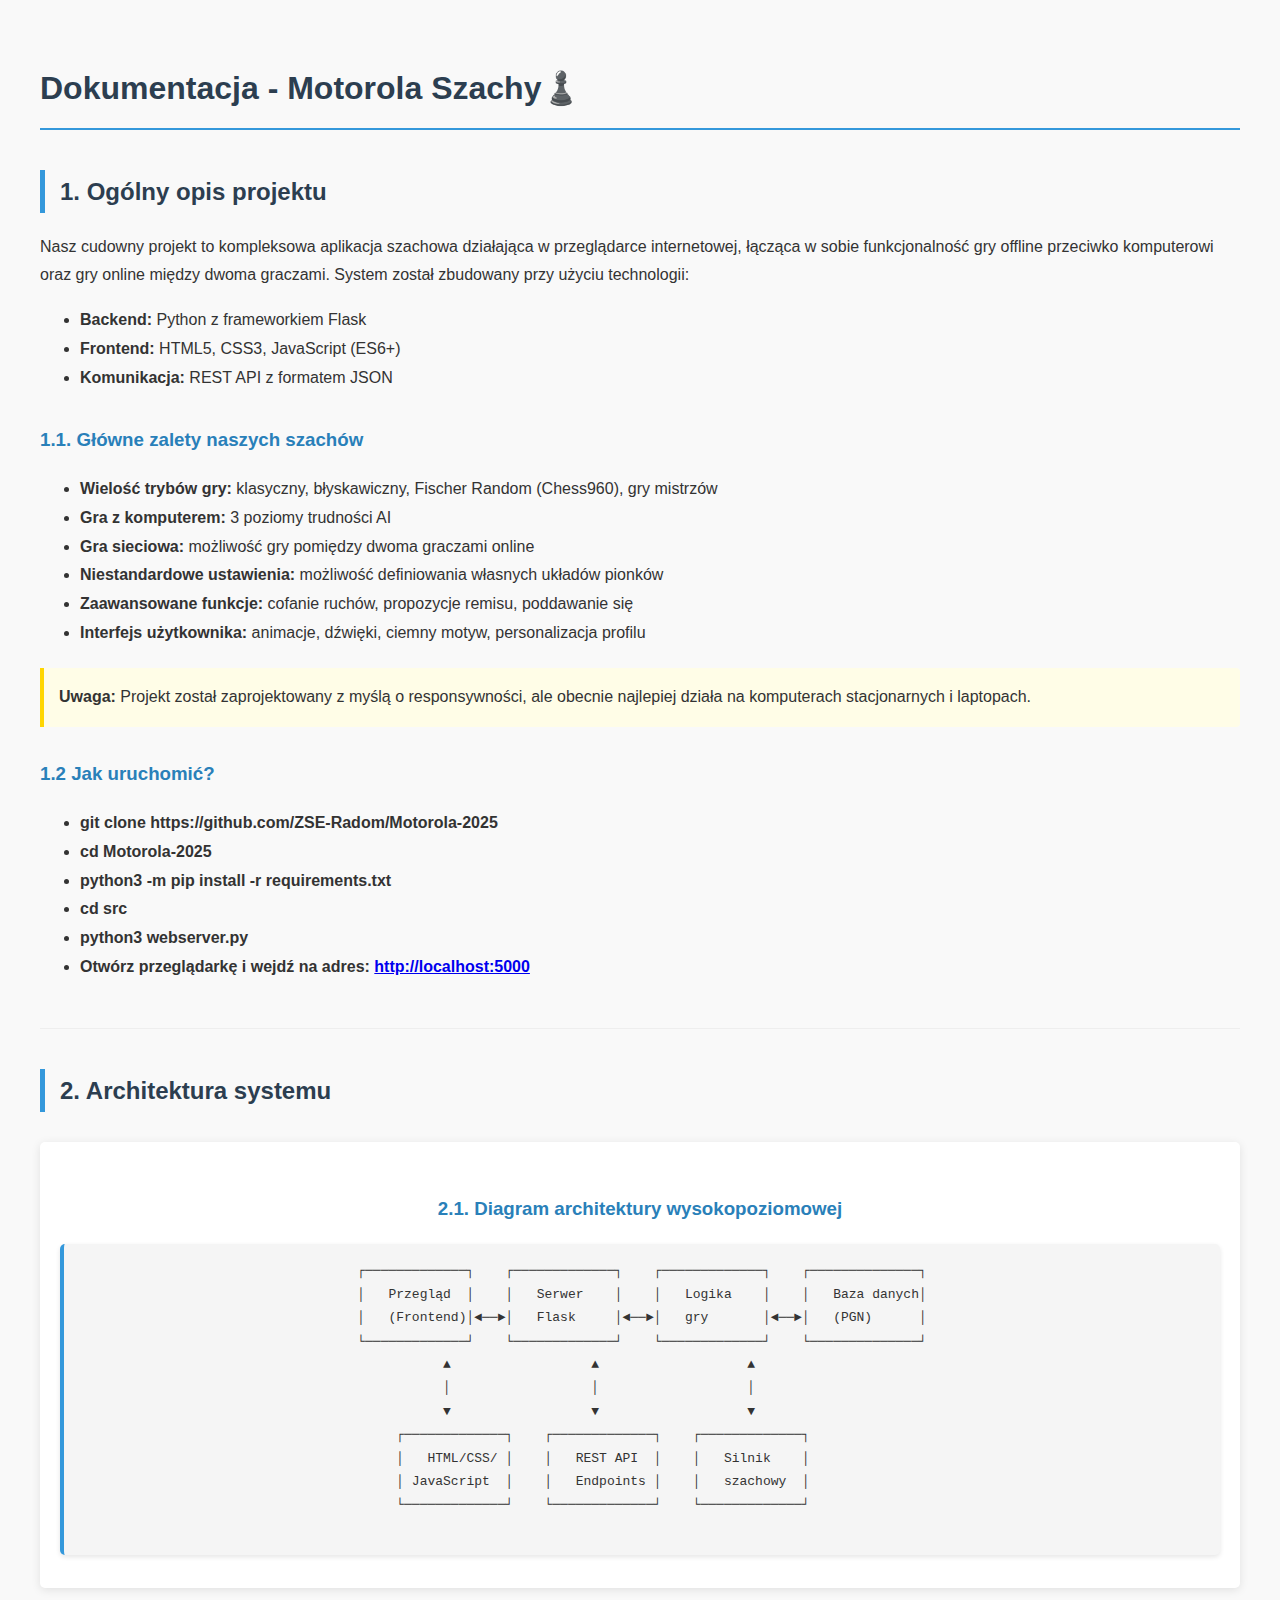
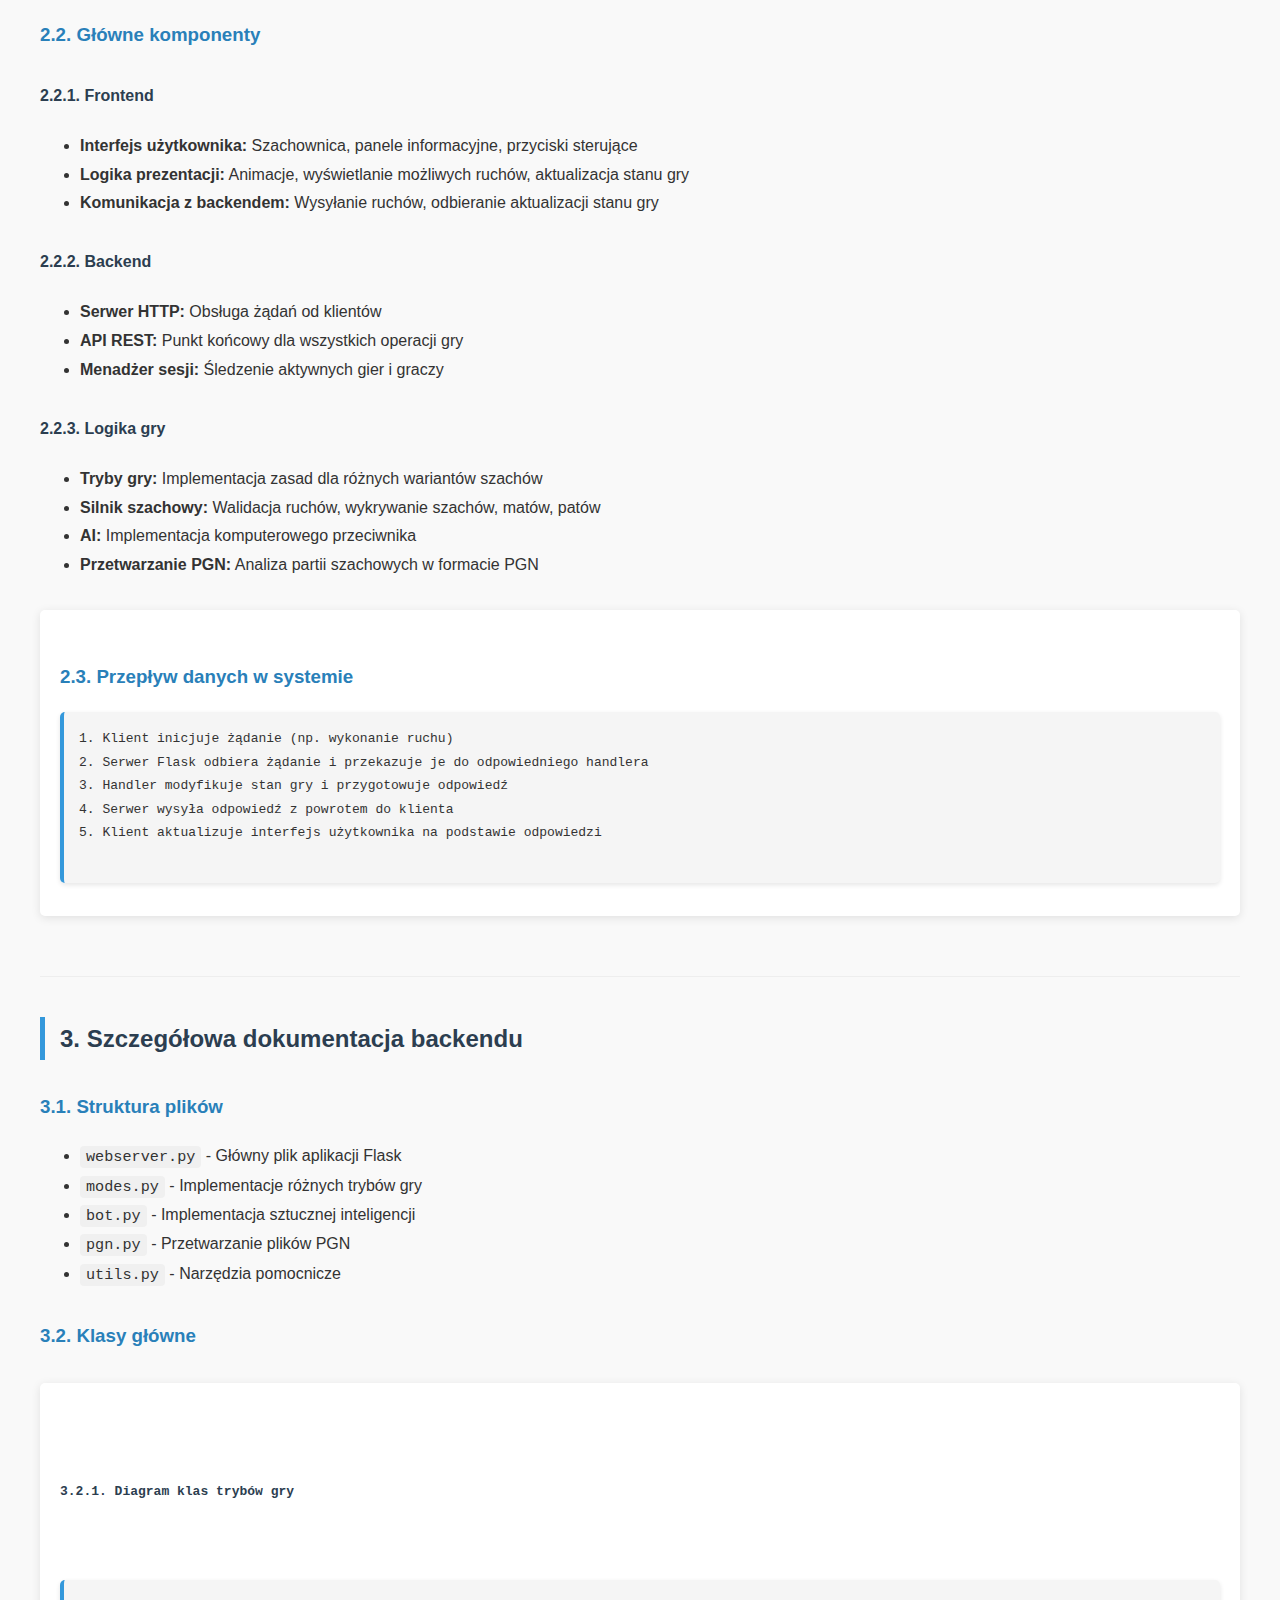
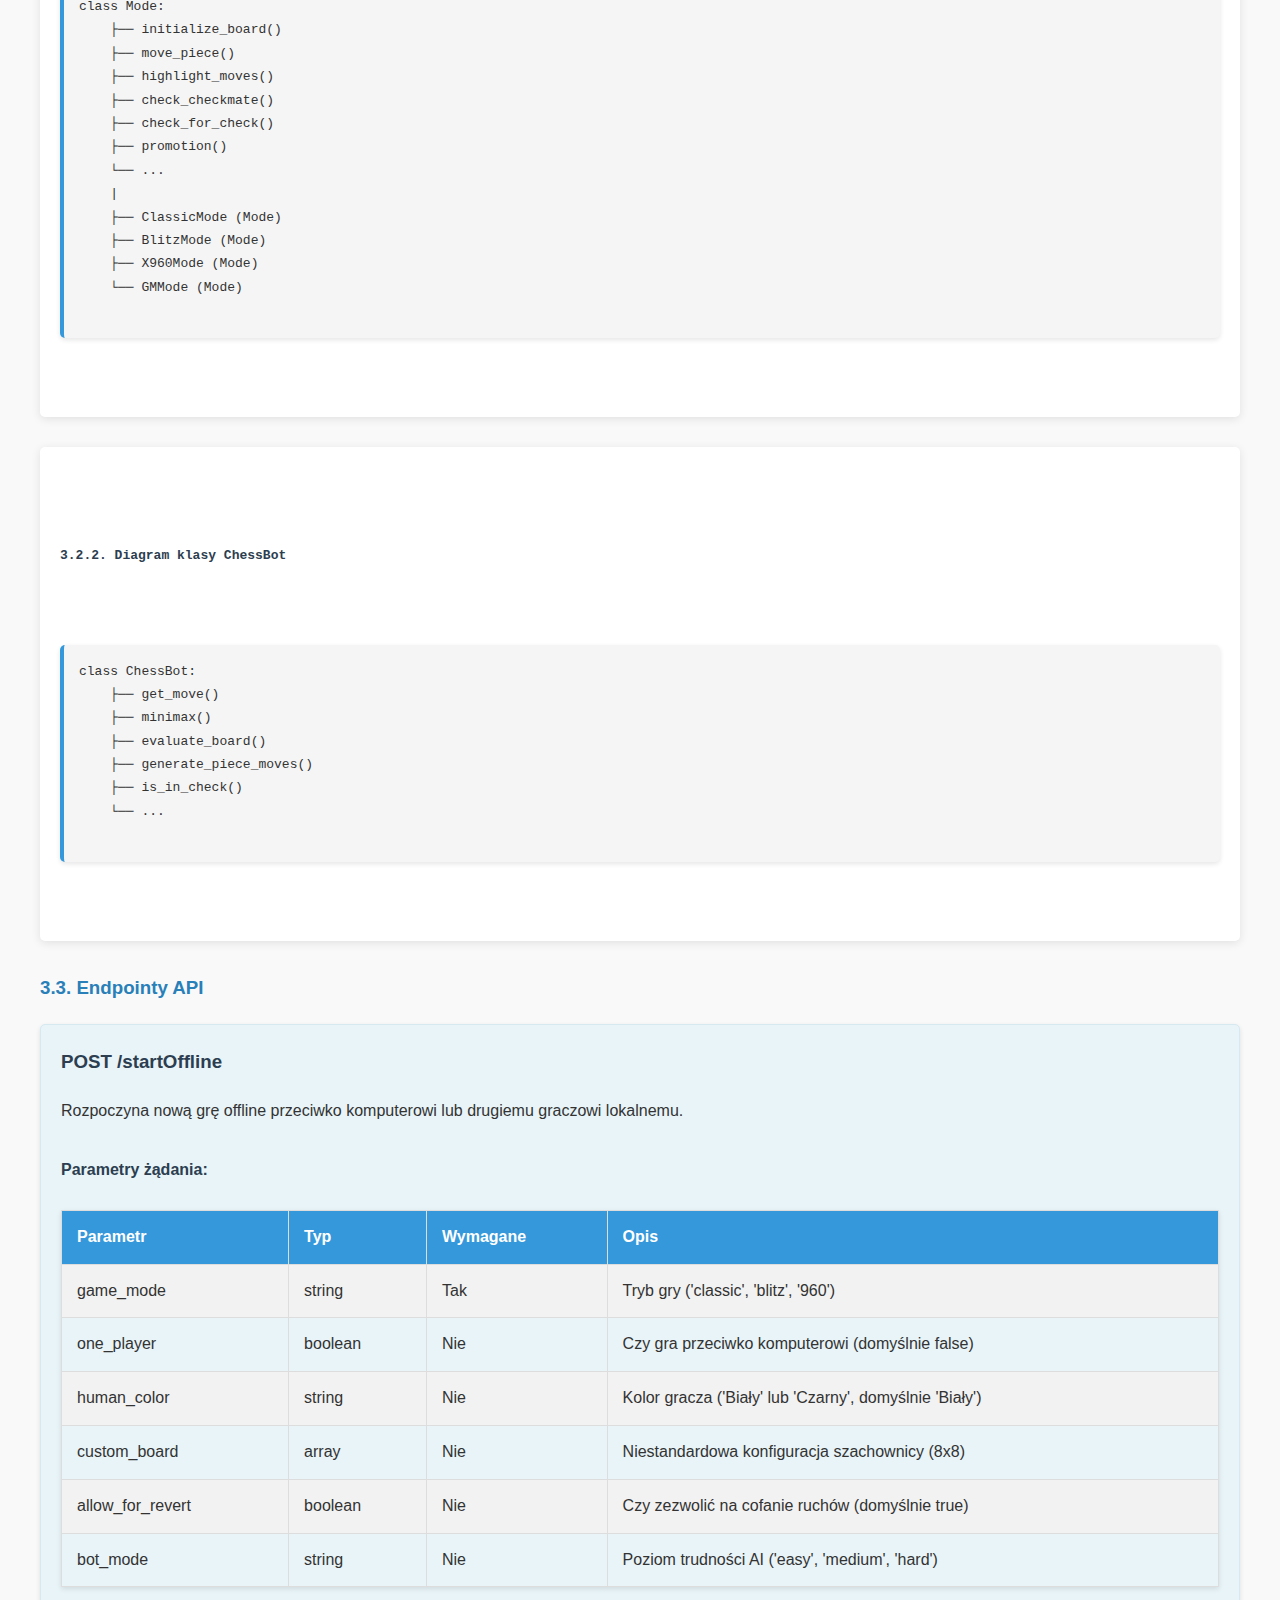
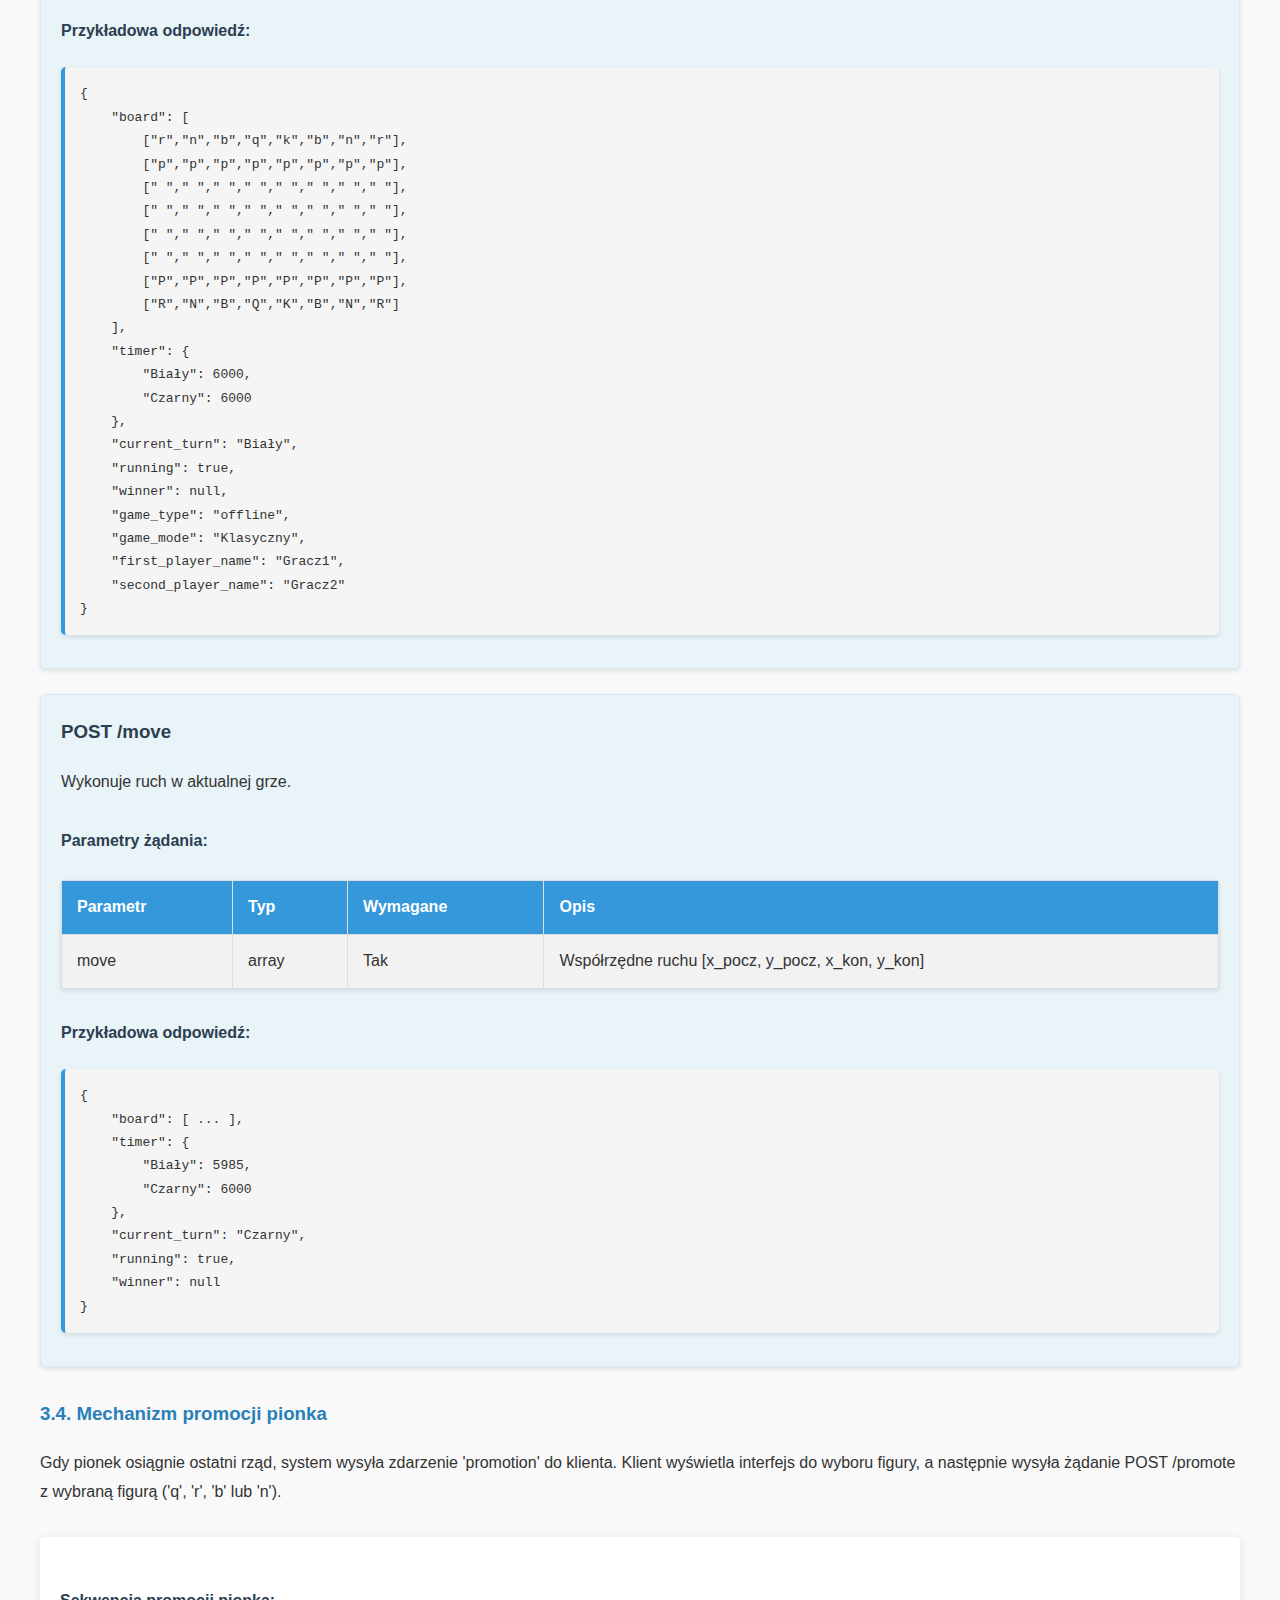
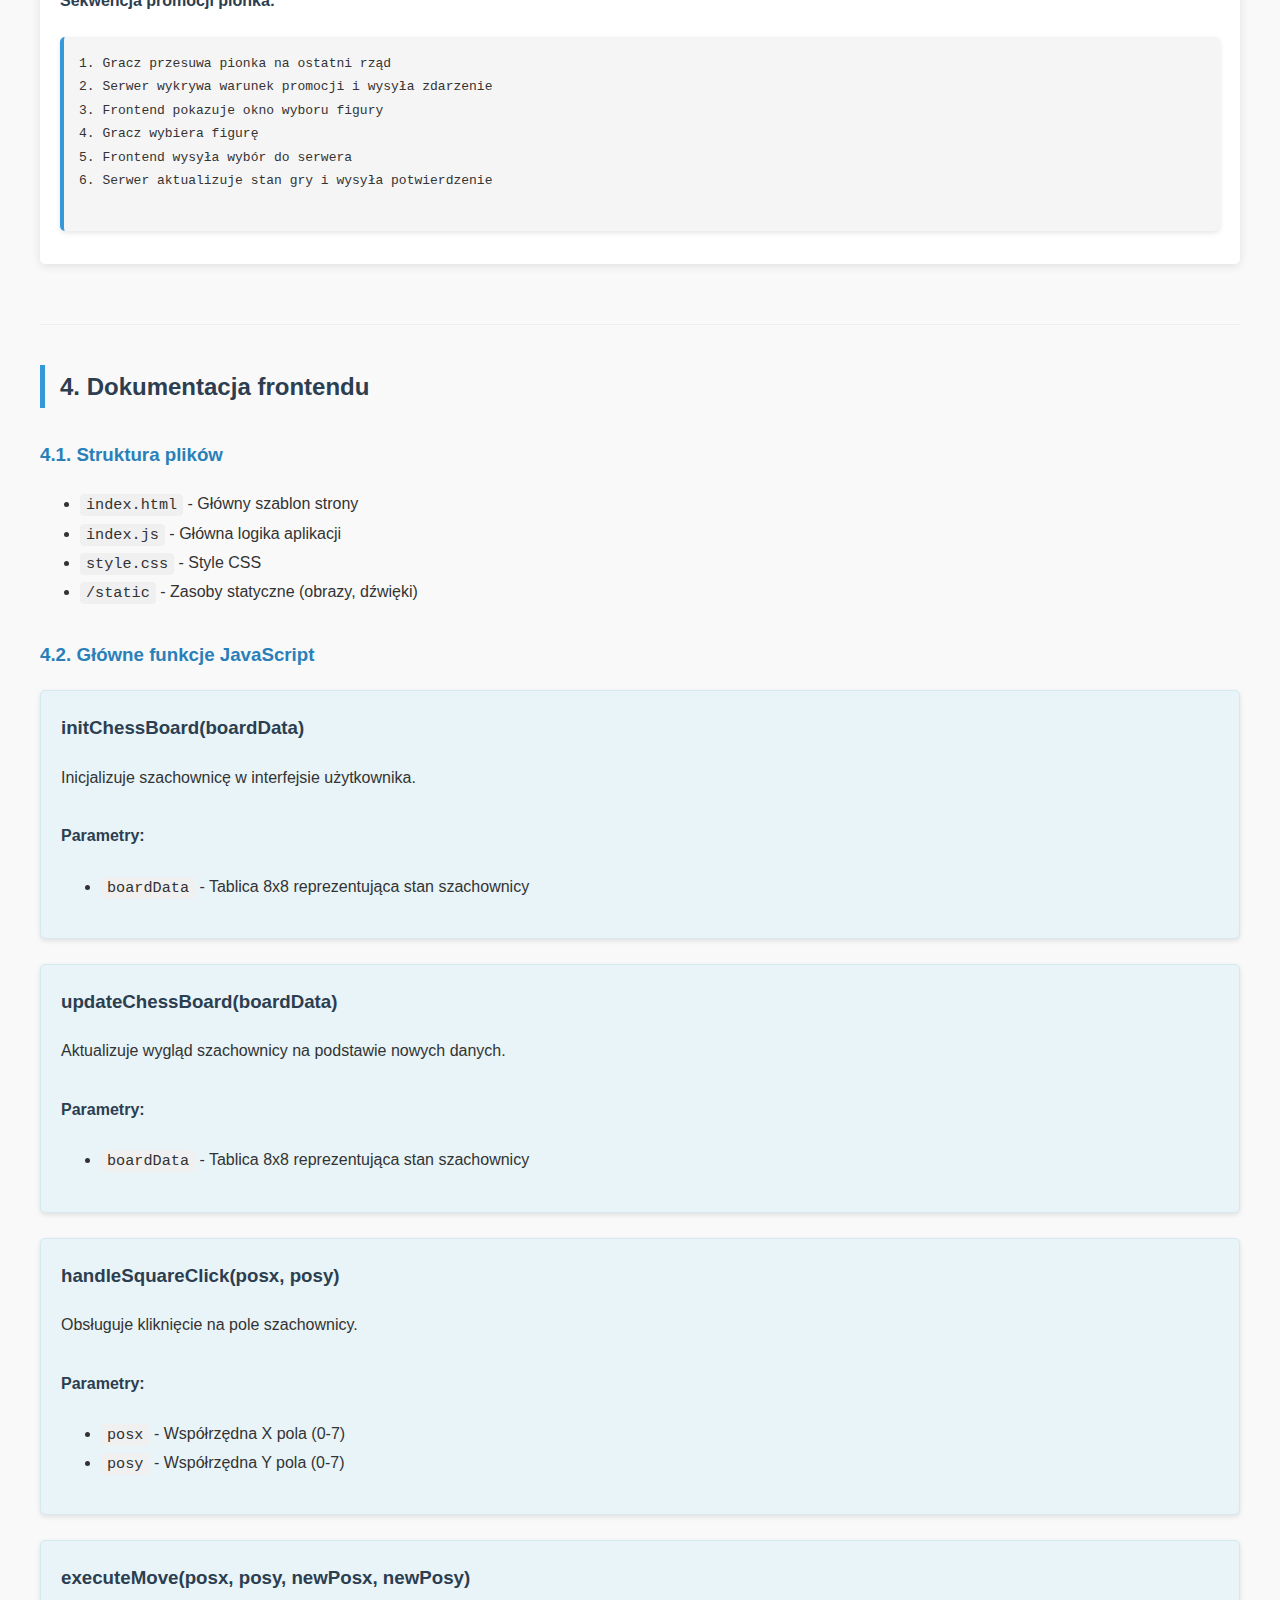
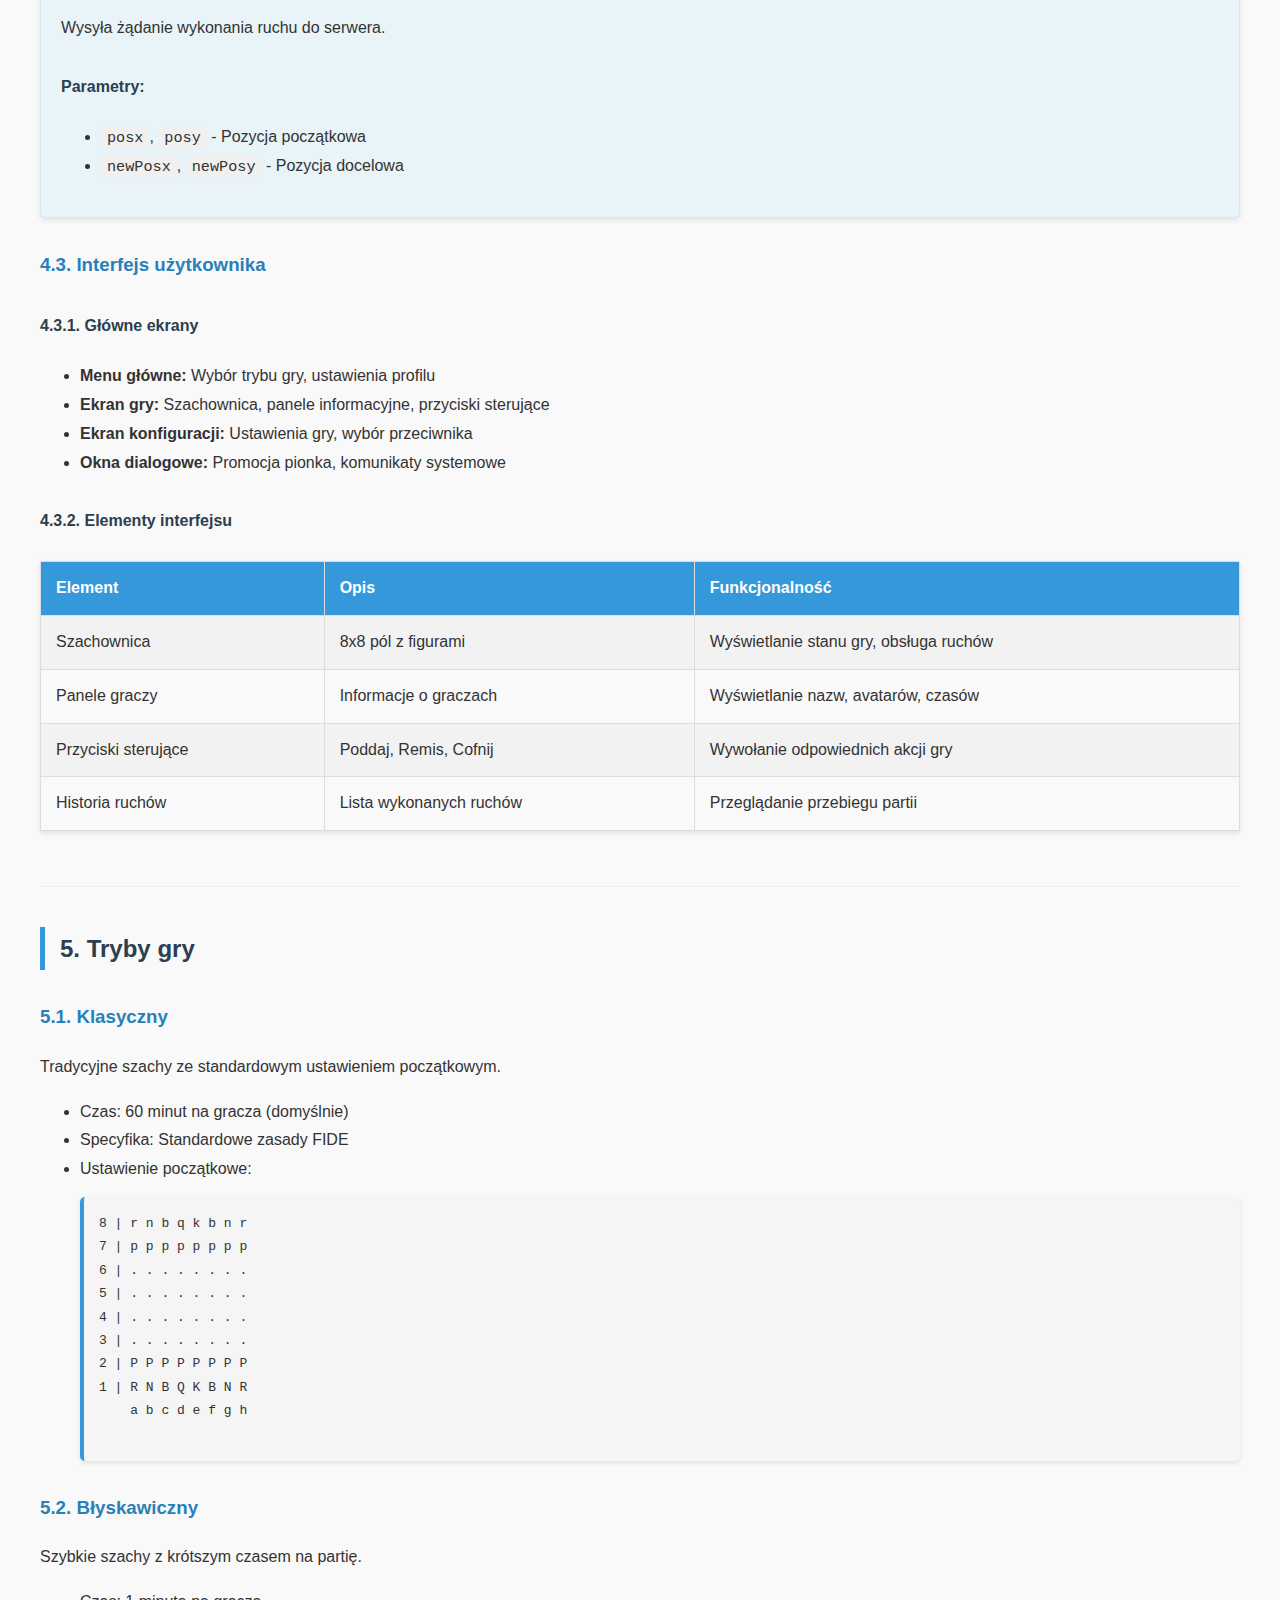
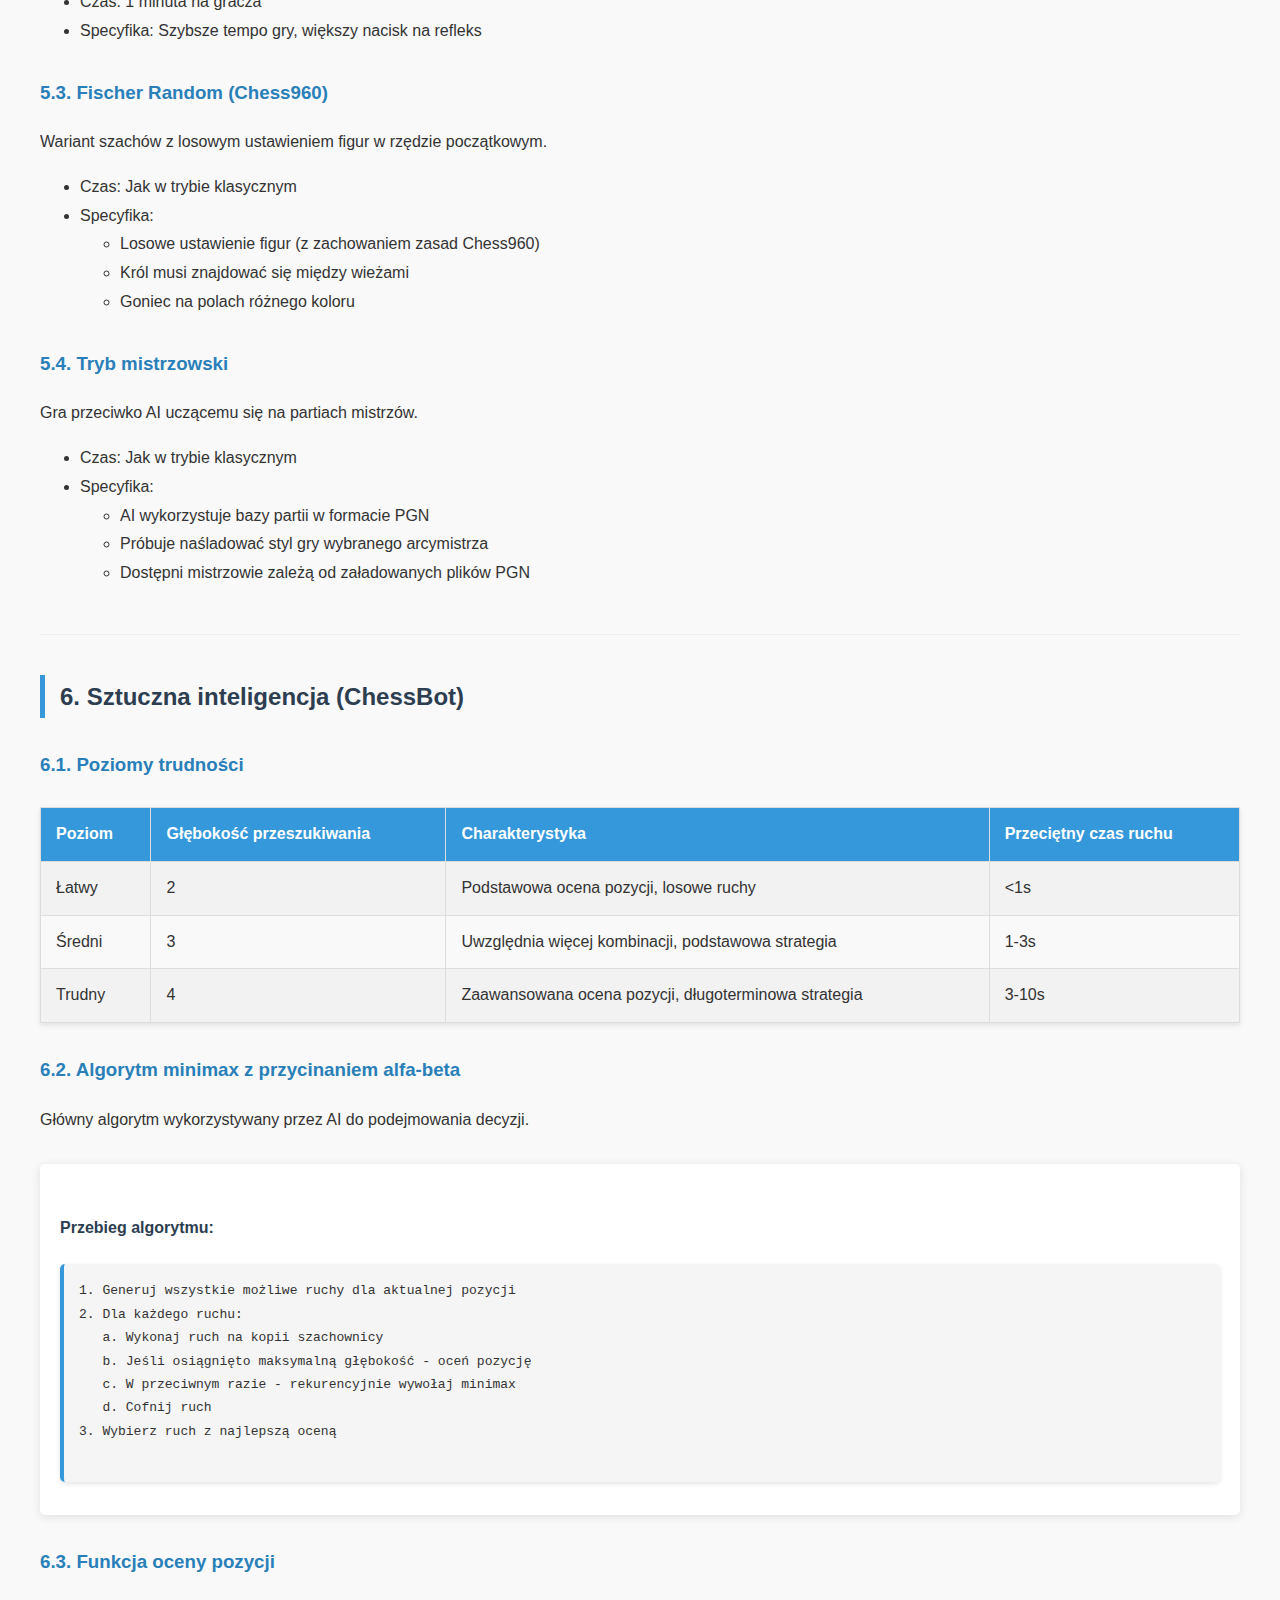
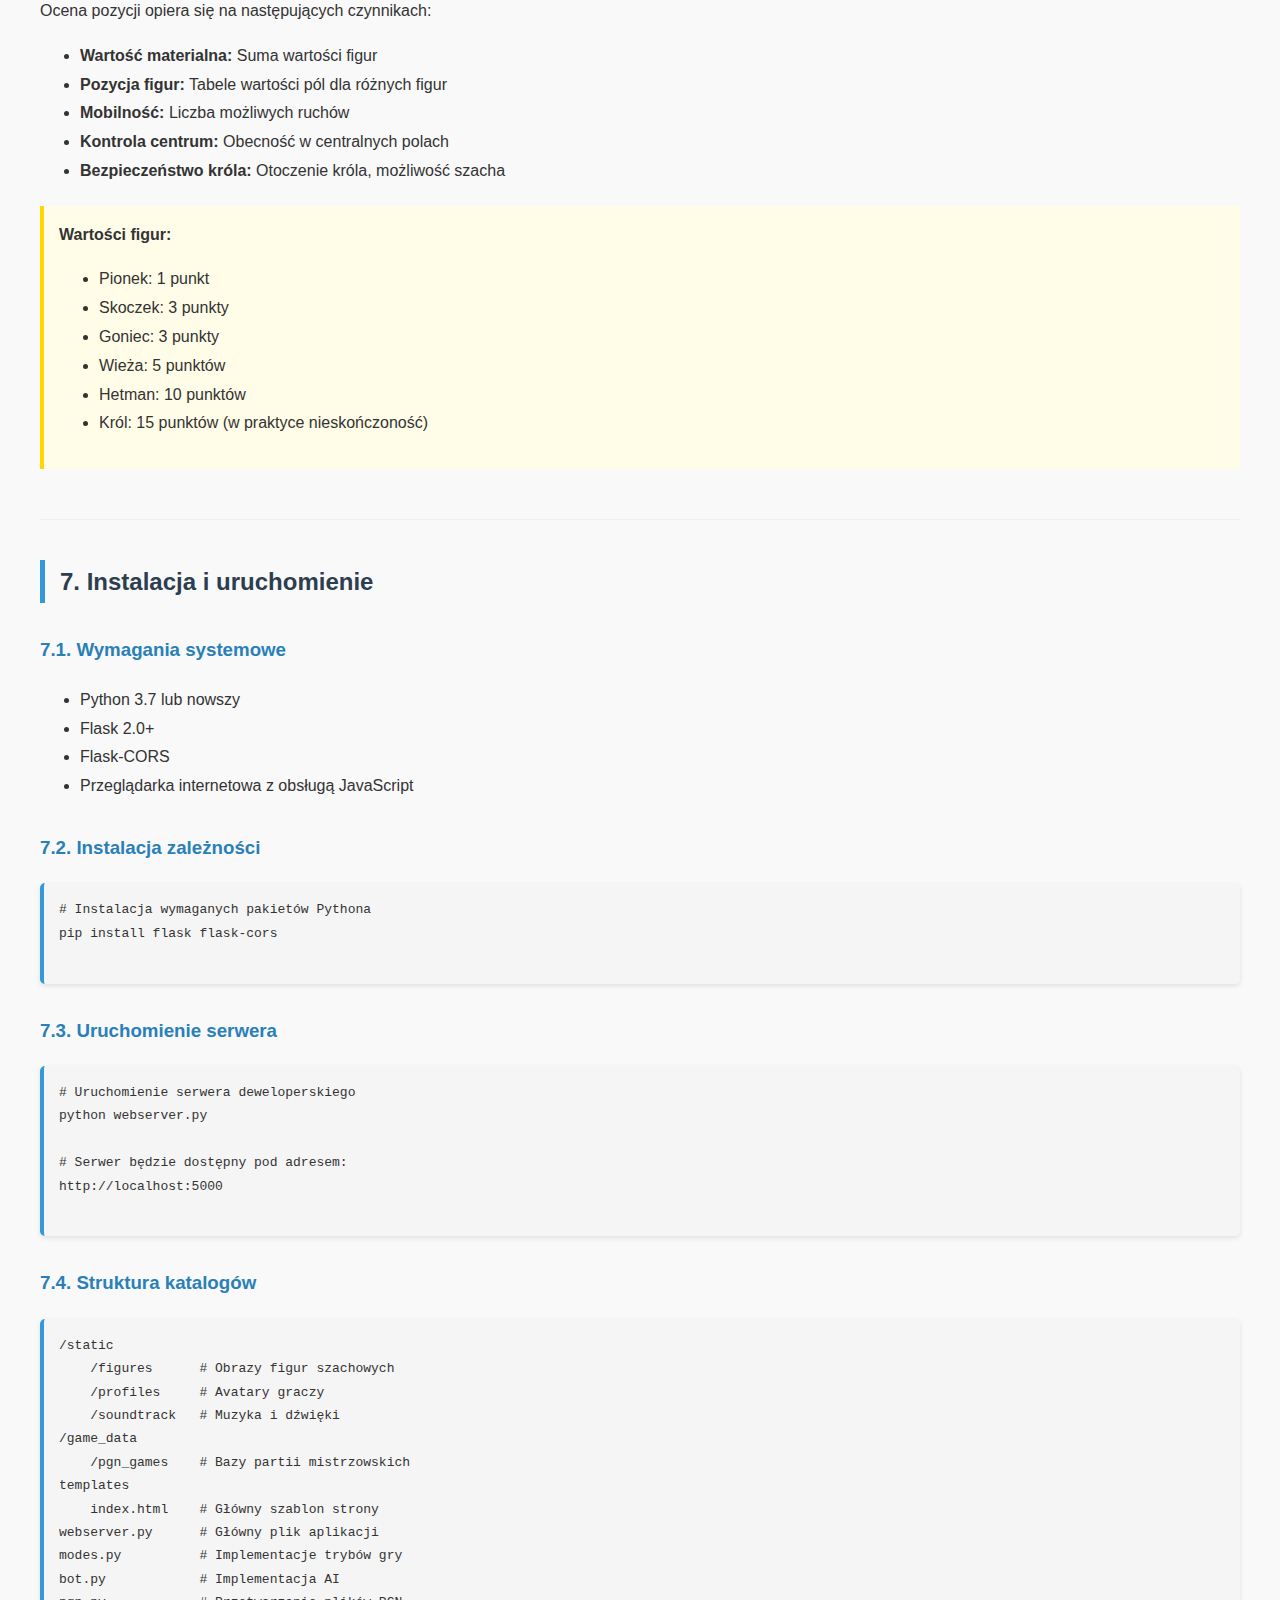
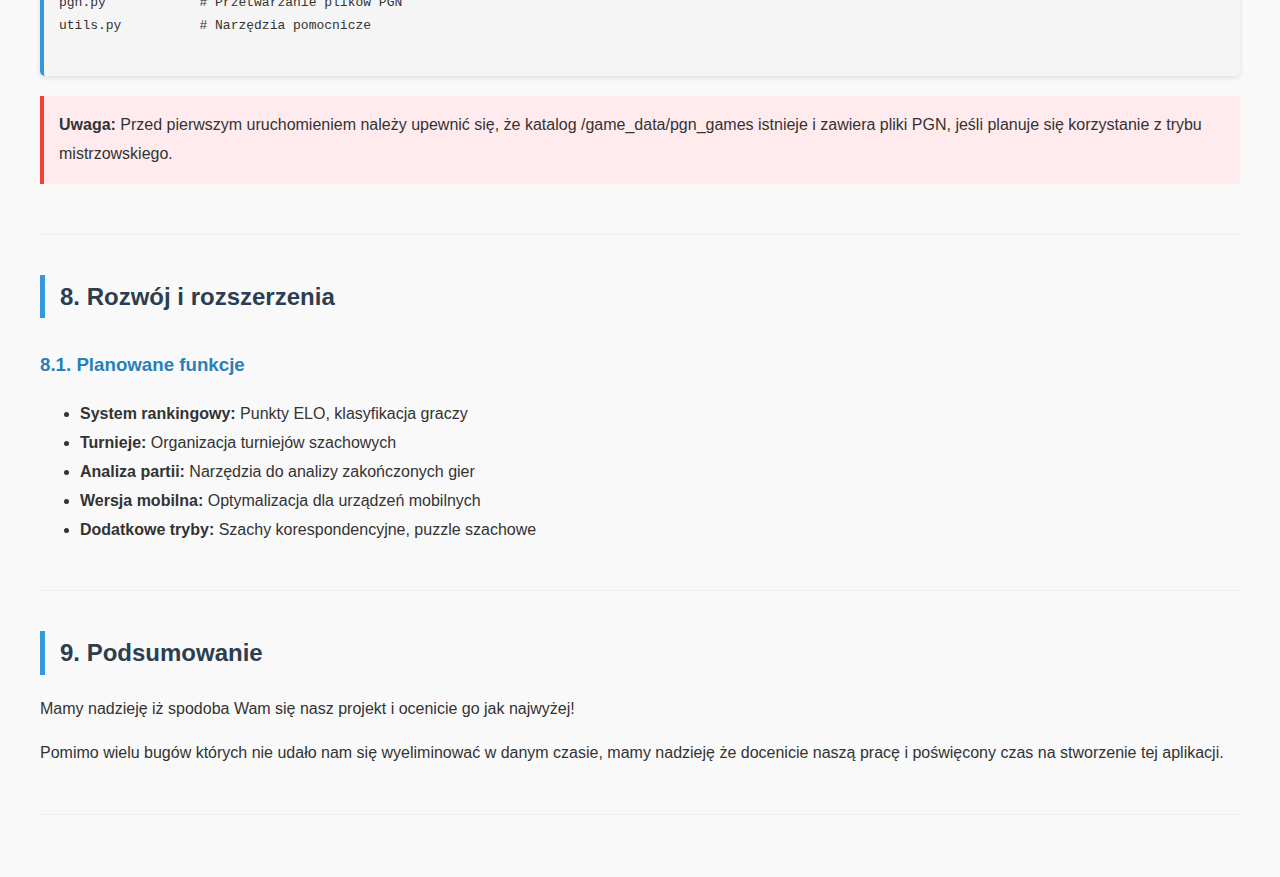
<file: docs/index.html>
<!DOCTYPE html>
<html lang="pl">
<head>
    <meta charset="UTF-8">
    <meta name="viewport" content="width=device-width, initial-scale=1.0">
    <title>Dokumentacja - Motorola Szachy♟️</title>
    <style>
        body {
            font-family: 'Segoe UI', Tahoma, Geneva, Verdana, sans-serif;
            line-height: 1.8;
            max-width: 1200px;
            margin: 0 auto;
            padding: 30px;
            color: #333;
            background-color: #f9f9f9;
        }
        h1, h2, h3, h4 {
            color: #2c3e50;
            margin-top: 30px;
        }
        h1 {
            border-bottom: 2px solid #3498db;
            padding-bottom: 10px;
        }
        h2 {
            border-left: 5px solid #3498db;
            padding-left: 15px;
            margin-top: 40px;
        }
        h3 {
            margin-top: 30px;
            color: #2980b9;
        }
        code {
            background-color: #f0f0f0;
            padding: 2px 6px;
            border-radius: 4px;
            font-family: 'Consolas', monospace;
            font-size: 0.95em;
        }
        pre {
            background-color: #f5f5f5;
            padding: 15px;
            border-radius: 5px;
            overflow-x: auto;
            border-left: 4px solid #3498db;
            box-shadow: 0 2px 5px rgba(0,0,0,0.1);
        }
        .endpoint {
            background-color: #e8f4f8;
            padding: 20px;
            border-radius: 5px;
            margin-bottom: 25px;
            box-shadow: 0 2px 5px rgba(0,0,0,0.1);
            border: 1px solid #d6e9f1;
        }
        .endpoint h3 {
            margin-top: 0;
            color: #2c3e50;
        }
        table {
            width: 100%;
            border-collapse: collapse;
            margin: 25px 0;
            box-shadow: 0 2px 5px rgba(0,0,0,0.1);
        }
        th, td {
            border: 1px solid #ddd;
            padding: 12px 15px;
            text-align: left;
        }
        th {
            background-color: #3498db;
            color: white;
            font-weight: bold;
        }
        tr:nth-child(even) {
            background-color: #f2f2f2;
        }
        tr:hover {
            background-color: #e6f7ff;
        }
        .diagram {
            text-align: center;
            margin: 30px 0;
            padding: 20px;
            background-color: white;
            border-radius: 5px;
            box-shadow: 0 2px 10px rgba(0,0,0,0.1);
        }
        .component {
            margin-bottom: 40px;
            padding-bottom: 30px;
            border-bottom: 1px solid #eee;
        }
        .note {
            background-color: #fffde7;
            padding: 15px;
            border-left: 4px solid #ffd600;
            margin: 20px 0;
            border-radius: 0 4px 4px 0;
        }
        .warning {
            background-color: #ffebee;
            padding: 15px;
            border-left: 4px solid #f44336;
            margin: 20px 0;
            border-radius: 0 4px 4px 0;
        }
        .flow-chart {
            background-color: white;
            padding: 20px;
            border-radius: 5px;
            margin: 30px 0;
            box-shadow: 0 2px 10px rgba(0,0,0,0.1);
            overflow-x: auto;
        }
        .class-diagram {
            font-family: monospace;
            white-space: pre;
            background-color: white;
            padding: 20px;
            border-radius: 5px;
            margin: 30px 0;
            box-shadow: 0 2px 10px rgba(0,0,0,0.1);
        }
    </style>
</head>
<body>
    <h1>Dokumentacja - Motorola Szachy♟️</h1>
    
    <section class="component">
        <h2>1. Ogólny opis projektu</h2>
        <p>
            Nasz cudowny projekt to kompleksowa aplikacja szachowa działająca w przeglądarce internetowej,
            łącząca w sobie funkcjonalność gry offline przeciwko komputerowi oraz gry online
            między dwoma graczami. System został zbudowany przy użyciu technologii:
        </p>
        <ul>
            <li><strong>Backend:</strong> Python z frameworkiem Flask</li>
            <li><strong>Frontend:</strong> HTML5, CSS3, JavaScript (ES6+)</li>
            <li><strong>Komunikacja:</strong> REST API z formatem JSON</li>
        </ul>
        
        <h3>1.1. Główne zalety naszych szachów</h3>
        <ul>
            <li><strong>Wielość trybów gry:</strong> klasyczny, błyskawiczny, Fischer Random (Chess960), gry mistrzów</li>
            <li><strong>Gra z komputerem:</strong> 3 poziomy trudności AI</li>
            <li><strong>Gra sieciowa:</strong> możliwość gry pomiędzy dwoma graczami online</li>
            <li><strong>Niestandardowe ustawienia:</strong> możliwość definiowania własnych układów pionków</li>
            <li><strong>Zaawansowane funkcje:</strong> cofanie ruchów, propozycje remisu, poddawanie się</li>
            <li><strong>Interfejs użytkownika:</strong> animacje, dźwięki, ciemny motyw, personalizacja profilu</li>
        </ul>
        
        <div class="note">
            <strong>Uwaga:</strong> Projekt został zaprojektowany z myślą o responsywności,
            ale obecnie najlepiej działa na komputerach stacjonarnych i laptopach.
        </div>

        <h3>1.2 Jak uruchomić?</h3>
        <ul>
            <li><strong>git clone https://github.com/ZSE-Radom/Motorola-2025</strong></li>
            <li><strong>cd Motorola-2025</strong></li>
            <li><strong>python3 -m pip install -r requirements.txt</strong></li>
            <li><strong>cd src</strong></li>
            <li><strong>python3 webserver.py</strong></li>
            <li><strong>Otwórz przeglądarkę i wejdź na adres: <a href="http://localhost:5000">http://localhost:5000</a></strong></li>
        </ul>
    </section>
    
    <section class="component">
        <h2>2. Architektura systemu</h2>
        
        <div class="diagram">
            <h3>2.1. Diagram architektury wysokopoziomowej</h3>
            <pre>
┌─────────────┐    ┌─────────────┐    ┌─────────────┐    ┌──────────────┐
│   Przegląd  │    │   Serwer    │    │   Logika    │    │   Baza danych│
│   (Frontend)│◄──►│   Flask     │◄──►│   gry       │◄──►│   (PGN)      │
└─────────────┘    └─────────────┘    └─────────────┘    └──────────────┘
      ▲                  ▲                   ▲                 
      │                  │                   │                 
      ▼                  ▼                   ▼                 
┌─────────────┐    ┌─────────────┐    ┌─────────────┐          
│   HTML/CSS/ │    │   REST API  │    │   Silnik    │          
│ JavaScript  │    │   Endpoints │    │   szachowy  │          
└─────────────┘    └─────────────┘    └─────────────┘          
            </pre>
        </div>
        
        <h3>2.2. Główne komponenty</h3>
        
        <h4>2.2.1. Frontend</h4>
        <ul>
            <li><strong>Interfejs użytkownika:</strong> Szachownica, panele informacyjne, przyciski sterujące</li>
            <li><strong>Logika prezentacji:</strong> Animacje, wyświetlanie możliwych ruchów, aktualizacja stanu gry</li>
            <li><strong>Komunikacja z backendem:</strong> Wysyłanie ruchów, odbieranie aktualizacji stanu gry</li>
        </ul>
        
        <h4>2.2.2. Backend</h4>
        <ul>
            <li><strong>Serwer HTTP:</strong> Obsługa żądań od klientów</li>
            <li><strong>API REST:</strong> Punkt końcowy dla wszystkich operacji gry</li>
            <li><strong>Menadżer sesji:</strong> Śledzenie aktywnych gier i graczy</li>
        </ul>
        
        <h4>2.2.3. Logika gry</h4>
        <ul>
            <li><strong>Tryby gry:</strong> Implementacja zasad dla różnych wariantów szachów</li>
            <li><strong>Silnik szachowy:</strong> Walidacja ruchów, wykrywanie szachów, matów, patów</li>
            <li><strong>AI:</strong> Implementacja komputerowego przeciwnika</li>
            <li><strong>Przetwarzanie PGN:</strong> Analiza partii szachowych w formacie PGN</li>
        </ul>
        
        <div class="flow-chart">
            <h3>2.3. Przepływ danych w systemie</h3>
            <pre>
1. Klient inicjuje żądanie (np. wykonanie ruchu)
2. Serwer Flask odbiera żądanie i przekazuje je do odpowiedniego handlera
3. Handler modyfikuje stan gry i przygotowuje odpowiedź
4. Serwer wysyła odpowiedź z powrotem do klienta
5. Klient aktualizuje interfejs użytkownika na podstawie odpowiedzi
            </pre>
        </div>
    </section>
    
    <section class="component">
        <h2>3. Szczegółowa dokumentacja backendu</h2>
        
        <h3>3.1. Struktura plików</h3>
        <ul>
            <li><code>webserver.py</code> - Główny plik aplikacji Flask</li>
            <li><code>modes.py</code> - Implementacje różnych trybów gry</li>
            <li><code>bot.py</code> - Implementacja sztucznej inteligencji</li>
            <li><code>pgn.py</code> - Przetwarzanie plików PGN</li>
            <li><code>utils.py</code> - Narzędzia pomocnicze</li>
        </ul>
        
        <h3>3.2. Klasy główne</h3>
        
        <div class="class-diagram">
            <h4>3.2.1. Diagram klas trybów gry</h4>
            <pre>
class Mode:
    ├── initialize_board()
    ├── move_piece()
    ├── highlight_moves()
    ├── check_checkmate()
    ├── check_for_check()
    ├── promotion()
    └── ...
    |
    ├── ClassicMode (Mode)
    ├── BlitzMode (Mode)
    ├── X960Mode (Mode)
    └── GMMode (Mode)
            </pre>
        </div>
        
        <div class="class-diagram">
            <h4>3.2.2. Diagram klasy ChessBot</h4>
            <pre>
class ChessBot:
    ├── get_move()
    ├── minimax()
    ├── evaluate_board()
    ├── generate_piece_moves()
    ├── is_in_check()
    └── ...
            </pre>
        </div>
        
        <h3>3.3. Endpointy API</h3>
        
        <div class="endpoint">
            <h3>POST /startOffline</h3>
            <p>Rozpoczyna nową grę offline przeciwko komputerowi lub drugiemu graczowi lokalnemu.</p>
            
            <h4>Parametry żądania:</h4>
            <table>
                <tr>
                    <th>Parametr</th>
                    <th>Typ</th>
                    <th>Wymagane</th>
                    <th>Opis</th>
                </tr>
                <tr>
                    <td>game_mode</td>
                    <td>string</td>
                    <td>Tak</td>
                    <td>Tryb gry ('classic', 'blitz', '960')</td>
                </tr>
                <tr>
                    <td>one_player</td>
                    <td>boolean</td>
                    <td>Nie</td>
                    <td>Czy gra przeciwko komputerowi (domyślnie false)</td>
                </tr>
                <tr>
                    <td>human_color</td>
                    <td>string</td>
                    <td>Nie</td>
                    <td>Kolor gracza ('Biały' lub 'Czarny', domyślnie 'Biały')</td>
                </tr>
                <tr>
                    <td>custom_board</td>
                    <td>array</td>
                    <td>Nie</td>
                    <td>Niestandardowa konfiguracja szachownicy (8x8)</td>
                </tr>
                <tr>
                    <td>allow_for_revert</td>
                    <td>boolean</td>
                    <td>Nie</td>
                    <td>Czy zezwolić na cofanie ruchów (domyślnie true)</td>
                </tr>
                <tr>
                    <td>bot_mode</td>
                    <td>string</td>
                    <td>Nie</td>
                    <td>Poziom trudności AI ('easy', 'medium', 'hard')</td>
                </tr>
            </table>
            
            <h4>Przykładowa odpowiedź:</h4>
            <pre>{
    "board": [
        ["r","n","b","q","k","b","n","r"],
        ["p","p","p","p","p","p","p","p"],
        [" "," "," "," "," "," "," "," "],
        [" "," "," "," "," "," "," "," "],
        [" "," "," "," "," "," "," "," "],
        [" "," "," "," "," "," "," "," "],
        ["P","P","P","P","P","P","P","P"],
        ["R","N","B","Q","K","B","N","R"]
    ],
    "timer": {
        "Biały": 6000,
        "Czarny": 6000
    },
    "current_turn": "Biały",
    "running": true,
    "winner": null,
    "game_type": "offline",
    "game_mode": "Klasyczny",
    "first_player_name": "Gracz1",
    "second_player_name": "Gracz2"
}</pre>
        </div>
        
        <div class="endpoint">
            <h3>POST /move</h3>
            <p>Wykonuje ruch w aktualnej grze.</p>
            
            <h4>Parametry żądania:</h4>
            <table>
                <tr>
                    <th>Parametr</th>
                    <th>Typ</th>
                    <th>Wymagane</th>
                    <th>Opis</th>
                </tr>
                <tr>
                    <td>move</td>
                    <td>array</td>
                    <td>Tak</td>
                    <td>Współrzędne ruchu [x_pocz, y_pocz, x_kon, y_kon]</td>
                </tr>
            </table>
            
            <h4>Przykładowa odpowiedź:</h4>
            <pre>{
    "board": [ ... ],
    "timer": {
        "Biały": 5985,
        "Czarny": 6000
    },
    "current_turn": "Czarny",
    "running": true,
    "winner": null
}</pre>
        </div>
        
        <h3>3.4. Mechanizm promocji pionka</h3>
        <p>
            Gdy pionek osiągnie ostatni rząd, system wysyła zdarzenie 'promotion' do klienta.
            Klient wyświetla interfejs do wyboru figury, a następnie wysyła żądanie POST /promote
            z wybraną figurą ('q', 'r', 'b' lub 'n').
        </p>
        
        <div class="flow-chart">
            <h4>Sekwencja promocji pionka:</h4>
            <pre>
1. Gracz przesuwa pionka na ostatni rząd
2. Serwer wykrywa warunek promocji i wysyła zdarzenie
3. Frontend pokazuje okno wyboru figury
4. Gracz wybiera figurę
5. Frontend wysyła wybór do serwera
6. Serwer aktualizuje stan gry i wysyła potwierdzenie
            </pre>
        </div>
    </section>
    
    <section class="component">
        <h2>4. Dokumentacja frontendu</h2>
        
        <h3>4.1. Struktura plików</h3>
        <ul>
            <li><code>index.html</code> - Główny szablon strony</li>
            <li><code>index.js</code> - Główna logika aplikacji</li>
            <li><code>style.css</code> - Style CSS</li>
            <li><code>/static</code> - Zasoby statyczne (obrazy, dźwięki)</li>
        </ul>
        
        <h3>4.2. Główne funkcje JavaScript</h3>
        
        <div class="endpoint">
            <h3>initChessBoard(boardData)</h3>
            <p>Inicjalizuje szachownicę w interfejsie użytkownika.</p>
            <h4>Parametry:</h4>
            <ul>
                <li><code>boardData</code> - Tablica 8x8 reprezentująca stan szachownicy</li>
            </ul>
        </div>
        
        <div class="endpoint">
            <h3>updateChessBoard(boardData)</h3>
            <p>Aktualizuje wygląd szachownicy na podstawie nowych danych.</p>
            <h4>Parametry:</h4>
            <ul>
                <li><code>boardData</code> - Tablica 8x8 reprezentująca stan szachownicy</li>
            </ul>
        </div>
        
        <div class="endpoint">
            <h3>handleSquareClick(posx, posy)</h3>
            <p>Obsługuje kliknięcie na pole szachownicy.</p>
            <h4>Parametry:</h4>
            <ul>
                <li><code>posx</code> - Współrzędna X pola (0-7)</li>
                <li><code>posy</code> - Współrzędna Y pola (0-7)</li>
            </ul>
        </div>
        
        <div class="endpoint">
            <h3>executeMove(posx, posy, newPosx, newPosy)</h3>
            <p>Wysyła żądanie wykonania ruchu do serwera.</p>
            <h4>Parametry:</h4>
            <ul>
                <li><code>posx</code>, <code>posy</code> - Pozycja początkowa</li>
                <li><code>newPosx</code>, <code>newPosy</code> - Pozycja docelowa</li>
            </ul>
        </div>
        
        <h3>4.3. Interfejs użytkownika</h3>
        
        <h4>4.3.1. Główne ekrany</h4>
        <ul>
            <li><strong>Menu główne:</strong> Wybór trybu gry, ustawienia profilu</li>
            <li><strong>Ekran gry:</strong> Szachownica, panele informacyjne, przyciski sterujące</li>
            <li><strong>Ekran konfiguracji:</strong> Ustawienia gry, wybór przeciwnika</li>
            <li><strong>Okna dialogowe:</strong> Promocja pionka, komunikaty systemowe</li>
        </ul>
        
        <h4>4.3.2. Elementy interfejsu</h4>
        <table>
            <tr>
                <th>Element</th>
                <th>Opis</th>
                <th>Funkcjonalność</th>
            </tr>
            <tr>
                <td>Szachownica</td>
                <td>8x8 pól z figurami</td>
                <td>Wyświetlanie stanu gry, obsługa ruchów</td>
            </tr>
            <tr>
                <td>Panele graczy</td>
                <td>Informacje o graczach</td>
                <td>Wyświetlanie nazw, avatarów, czasów</td>
            </tr>
            <tr>
                <td>Przyciski sterujące</td>
                <td>Poddaj, Remis, Cofnij</td>
                <td>Wywołanie odpowiednich akcji gry</td>
            </tr>
            <tr>
                <td>Historia ruchów</td>
                <td>Lista wykonanych ruchów</td>
                <td>Przeglądanie przebiegu partii</td>
            </tr>
        </table>
    </section>
    
    <section class="component">
        <h2>5. Tryby gry</h2>
        
        <h3>5.1. Klasyczny</h3>
        <p>Tradycyjne szachy ze standardowym ustawieniem początkowym.</p>
        <ul>
            <li>Czas: 60 minut na gracza (domyślnie)</li>
            <li>Specyfika: Standardowe zasady FIDE</li>
            <li>Ustawienie początkowe:
                <pre>
8 | r n b q k b n r
7 | p p p p p p p p
6 | . . . . . . . .
5 | . . . . . . . .
4 | . . . . . . . .
3 | . . . . . . . .
2 | P P P P P P P P
1 | R N B Q K B N R
    a b c d e f g h
                </pre>
            </li>
        </ul>
        
        <h3>5.2. Błyskawiczny</h3>
        <p>Szybkie szachy z krótszym czasem na partię.</p>
        <ul>
            <li>Czas: 1 minuta na gracza</li>
            <li>Specyfika: Szybsze tempo gry, większy nacisk na refleks</li>
        </ul>
        
        <h3>5.3. Fischer Random (Chess960)</h3>
        <p>Wariant szachów z losowym ustawieniem figur w rzędzie początkowym.</p>
        <ul>
            <li>Czas: Jak w trybie klasycznym</li>
            <li>Specyfika:
                <ul>
                    <li>Losowe ustawienie figur (z zachowaniem zasad Chess960)</li>
                    <li>Król musi znajdować się między wieżami</li>
                    <li>Goniec na polach różnego koloru</li>
                </ul>
            </li>
        </ul>
        
        <h3>5.4. Tryb mistrzowski</h3>
        <p>Gra przeciwko AI uczącemu się na partiach mistrzów.</p>
        <ul>
            <li>Czas: Jak w trybie klasycznym</li>
            <li>Specyfika:
                <ul>
                    <li>AI wykorzystuje bazy partii w formacie PGN</li>
                    <li>Próbuje naśladować styl gry wybranego arcymistrza</li>
                    <li>Dostępni mistrzowie zależą od załadowanych plików PGN</li>
                </ul>
            </li>
        </ul>
    </section>
    
    <section class="component">
        <h2>6. Sztuczna inteligencja (ChessBot)</h2>
        
        <h3>6.1. Poziomy trudności</h3>
        <table>
            <tr>
                <th>Poziom</th>
                <th>Głębokość przeszukiwania</th>
                <th>Charakterystyka</th>
                <th>Przeciętny czas ruchu</th>
            </tr>
            <tr>
                <td>Łatwy</td>
                <td>2</td>
                <td>Podstawowa ocena pozycji, losowe ruchy</td>
                <td>&lt;1s</td>
            </tr>
            <tr>
                <td>Średni</td>
                <td>3</td>
                <td>Uwzględnia więcej kombinacji, podstawowa strategia</td>
                <td>1-3s</td>
            </tr>
            <tr>
                <td>Trudny</td>
                <td>4</td>
                <td>Zaawansowana ocena pozycji, długoterminowa strategia</td>
                <td>3-10s</td>
            </tr>
        </table>
        
        <h3>6.2. Algorytm minimax z przycinaniem alfa-beta</h3>
        <p>Główny algorytm wykorzystywany przez AI do podejmowania decyzji.</p>
        
        <div class="flow-chart">
            <h4>Przebieg algorytmu:</h4>
            <pre>
1. Generuj wszystkie możliwe ruchy dla aktualnej pozycji
2. Dla każdego ruchu:
   a. Wykonaj ruch na kopii szachownicy
   b. Jeśli osiągnięto maksymalną głębokość - oceń pozycję
   c. W przeciwnym razie - rekurencyjnie wywołaj minimax
   d. Cofnij ruch
3. Wybierz ruch z najlepszą oceną
            </pre>
        </div>
        
        <h3>6.3. Funkcja oceny pozycji</h3>
        <p>Ocena pozycji opiera się na następujących czynnikach:</p>
        <ul>
            <li><strong>Wartość materialna:</strong> Suma wartości figur</li>
            <li><strong>Pozycja figur:</strong> Tabele wartości pól dla różnych figur</li>
            <li><strong>Mobilność:</strong> Liczba możliwych ruchów</li>
            <li><strong>Kontrola centrum:</strong> Obecność w centralnych polach</li>
            <li><strong>Bezpieczeństwo króla:</strong> Otoczenie króla, możliwość szacha</li>
        </ul>
        
        <div class="note">
            <strong>Wartości figur:</strong>
            <ul>
                <li>Pionek: 1 punkt</li>
                <li>Skoczek: 3 punkty</li>
                <li>Goniec: 3 punkty</li>
                <li>Wieża: 5 punktów</li>
                <li>Hetman: 10 punktów</li>
                <li>Król: 15 punktów (w praktyce nieskończoność)</li>
            </ul>
        </div>
    </section>
    
    <section class="component">
        <h2>7. Instalacja i uruchomienie</h2>
        
        <h3>7.1. Wymagania systemowe</h3>
        <ul>
            <li>Python 3.7 lub nowszy</li>
            <li>Flask 2.0+</li>
            <li>Flask-CORS</li>
            <li>Przeglądarka internetowa z obsługą JavaScript</li>
        </ul>
        
        <h3>7.2. Instalacja zależności</h3>
        <pre>
# Instalacja wymaganych pakietów Pythona
pip install flask flask-cors
        </pre>
        
        <h3>7.3. Uruchomienie serwera</h3>
        <pre>
# Uruchomienie serwera deweloperskiego
python webserver.py

# Serwer będzie dostępny pod adresem:
http://localhost:5000
        </pre>
        
        <h3>7.4. Struktura katalogów</h3>
        <pre>
/static
    /figures      # Obrazy figur szachowych
    /profiles     # Avatary graczy
    /soundtrack   # Muzyka i dźwięki
/game_data
    /pgn_games    # Bazy partii mistrzowskich
templates
    index.html    # Główny szablon strony
webserver.py      # Główny plik aplikacji
modes.py          # Implementacje trybów gry
bot.py            # Implementacja AI
pgn.py            # Przetwarzanie plików PGN
utils.py          # Narzędzia pomocnicze
        </pre>
        
        <div class="warning">
            <strong>Uwaga:</strong> Przed pierwszym uruchomieniem należy upewnić się,
            że katalog /game_data/pgn_games istnieje i zawiera pliki PGN, jeśli planuje się
            korzystanie z trybu mistrzowskiego.
        </div>
    </section>
    
    <section class="component">
        <h2>8. Rozwój i rozszerzenia</h2>
        
        <h3>8.1. Planowane funkcje</h3>
        <ul>
            <li><strong>System rankingowy:</strong> Punkty ELO, klasyfikacja graczy</li>
            <li><strong>Turnieje:</strong> Organizacja turniejów szachowych</li>
            <li><strong>Analiza partii:</strong> Narzędzia do analizy zakończonych gier</li>
            <li><strong>Wersja mobilna:</strong> Optymalizacja dla urządzeń mobilnych</li>
            <li><strong>Dodatkowe tryby:</strong> Szachy korespondencyjne, puzzle szachowe</li>
        </ul>
    
    </section>
    
    <section class="component">
        <h2>9. Podsumowanie</h2>
        <p>
            Mamy nadzieję iż spodoba Wam się nasz projekt i ocenicie go jak najwyżej!
        </p>
        <p>
            Pomimo wielu bugów których nie udało nam się wyeliminować w danym czasie, 
            mamy nadzieję że docenicie naszą pracę i poświęcony czas na stworzenie tej aplikacji.
        </p>
    </section>
</body>
</html>
</file>
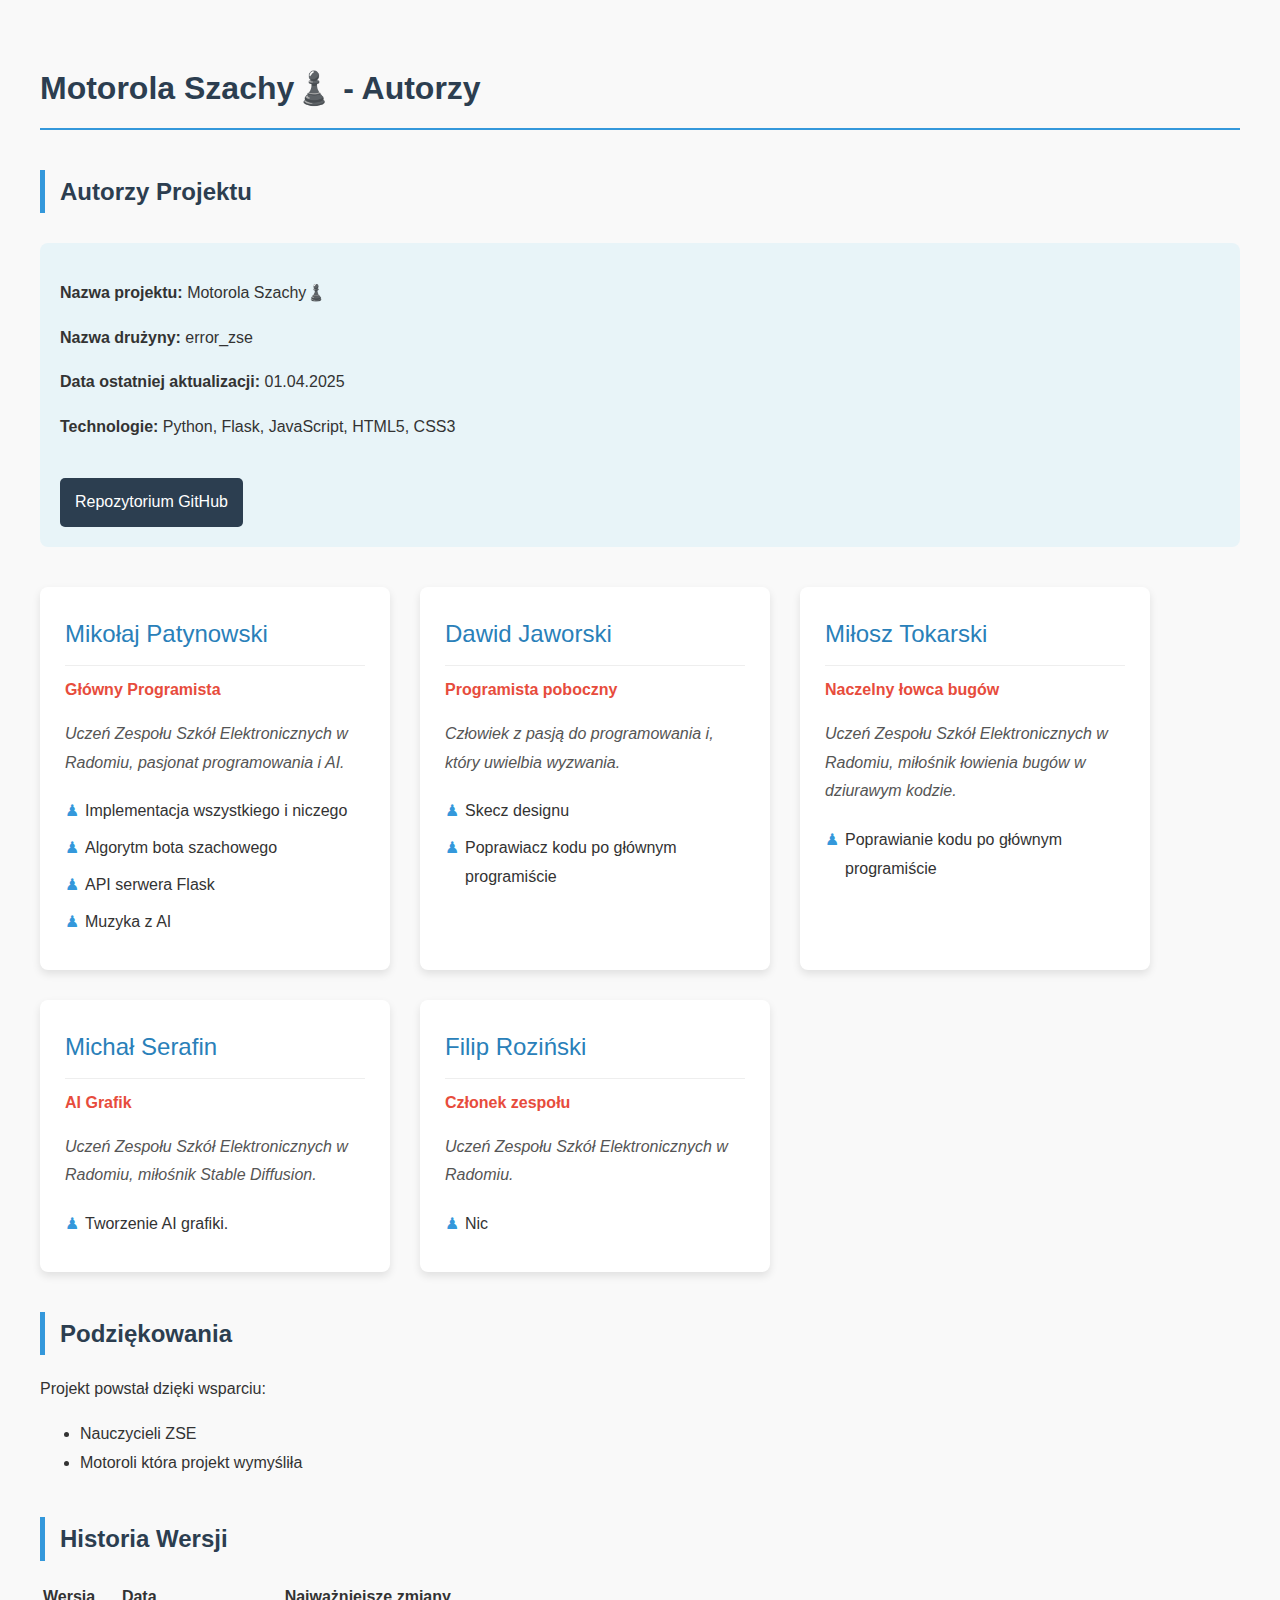
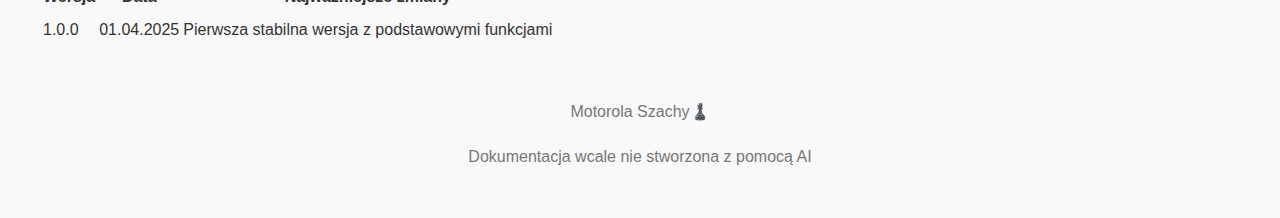
<file: docs/authors.html>
<!DOCTYPE html>
<html lang="pl">
<head>
    <meta charset="UTF-8">
    <meta name="viewport" content="width=device-width, initial-scale=1.0">
    <title>Motorola Szachy♟️ | Autorzy</title>
    <style>
        body {
            font-family: 'Segoe UI', Tahoma, Geneva, Verdana, sans-serif;
            line-height: 1.8;
            max-width: 1200px;
            margin: 0 auto;
            padding: 30px;
            color: #333;
            background-color: #f9f9f9;
        }
        h1, h2, h3, h4 {
            color: #2c3e50;
            margin-top: 30px;
        }
        h1 {
            border-bottom: 2px solid #3498db;
            padding-bottom: 10px;
        }
        h2 {
            border-left: 5px solid #3498db;
            padding-left: 15px;
            margin-top: 40px;
        }
        .authors-container {
            display: flex;
            flex-wrap: wrap;
            gap: 30px;
            margin: 40px 0;
        }
        .author-card {
            background-color: white;
            border-radius: 8px;
            padding: 25px;
            box-shadow: 0 4px 8px rgba(0,0,0,0.1);
            width: 300px;
            transition: transform 0.3s;
        }
        .author-card:hover {
            transform: translateY(-5px);
        }
        .author-name {
            font-size: 1.5em;
            color: #2980b9;
            margin-bottom: 10px;
            border-bottom: 1px solid #eee;
            padding-bottom: 10px;
        }
        .author-role {
            font-weight: bold;
            color: #e74c3c;
            margin-bottom: 15px;
        }
        .author-contact {
            margin-top: 15px;
            font-size: 0.9em;
        }
        .author-bio {
            font-style: italic;
            color: #555;
            margin-top: 10px;
        }
        .contributions {
            margin-top: 20px;
        }
        .contribution-item {
            margin-bottom: 8px;
            position: relative;
            padding-left: 20px;
        }
        .contribution-item:before {
            content: "♟";
            position: absolute;
            left: 0;
            color: #3498db;
        }
        .project-info {
            background-color: #e8f4f8;
            padding: 20px;
            border-radius: 8px;
            margin: 30px 0;
        }
        .github-link {
            display: inline-block;
            background-color: #2c3e50;
            color: white;
            padding: 10px 15px;
            border-radius: 5px;
            text-decoration: none;
            margin-top: 20px;
            transition: background-color 0.3s;
        }
        .github-link:hover {
            background-color: #3498db;
        }
    </style>
</head>
<body>
    <h1>Motorola Szachy♟️ - Autorzy</h1>
    
    <section>
        <h2>Autorzy Projektu</h2>
        
        <div class="project-info">
            <p><strong>Nazwa projektu:</strong> Motorola Szachy♟️</p>
            <p><strong>Nazwa drużyny:</strong> error_zse</p>
            <p><strong>Data ostatniej aktualizacji:</strong> 01.04.2025</p>
            <p><strong>Technologie:</strong> Python, Flask, JavaScript, HTML5, CSS3</p>
            <a href="https://github.com/ZSE-Radom/Motorola-2025" class="github-link">Repozytorium GitHub</a>
        </div>
        
        <div class="authors-container">
            <div class="author-card">
                <div class="author-name">Mikołaj Patynowski</div>
                <div class="author-role">Główny Programista</div>
                <div class="author-bio">
                    Uczeń Zespołu Szkół Elektronicznych w Radomiu, pasjonat programowania i AI.
                </div>
                <div class="contributions">
                    <div class="contribution-item">Implementacja wszystkiego i niczego</div>
                    <div class="contribution-item">Algorytm bota szachowego</div>
                    <div class="contribution-item">API serwera Flask</div>
                    <div class="contribution-item">Muzyka z AI</div>
                </div>
            </div>
            
            <div class="author-card">
                <div class="author-name">Dawid Jaworski</div>
                <div class="author-role">Programista poboczny</div>
                <div class="author-bio">
                    Człowiek z pasją do programowania i, który uwielbia wyzwania.
                </div>
                <div class="contributions">
                    <div class="contribution-item">Skecz designu</div>
                    <div class="contribution-item">Poprawiacz kodu po głównym programiście</div>
                </div>
            </div>
            
            <div class="author-card">
                <div class="author-name">Miłosz Tokarski</div>
                <div class="author-role">Naczelny łowca bugów</div>
                <div class="author-bio">
                    Uczeń Zespołu Szkół Elektronicznych w Radomiu, miłośnik łowienia bugów w dziurawym kodzie.
                </div>
                <div class="contributions">
                    <div class="contribution-item">Poprawianie kodu po głównym programiście</div>
                </div>
            </div>

            <div class="author-card">
                <div class="author-name">Michał Serafin</div>
                <div class="author-role">AI Grafik</div>
                <div class="author-bio">
                    Uczeń Zespołu Szkół Elektronicznych w Radomiu, miłośnik Stable Diffusion.
                </div>
                <div class="contributions">
                    <div class="contribution-item">Tworzenie AI grafiki.</div>
                </div>
            </div>

            <div class="author-card">
                <div class="author-name">Filip Roziński</div>
                <div class="author-role">Członek zespołu</div>
                <div class="author-bio">
                    Uczeń Zespołu Szkół Elektronicznych w Radomiu.
                </div>
                <div class="contributions">
                    <div class="contribution-item">Nic</div>
                </div>
            </div>
        </div>
    </section>
    
    <section>
        <h2>Podziękowania</h2>
        <p>Projekt powstał dzięki wsparciu:</p>
        <ul>
            <li>Nauczycieli ZSE</li>
            <li>Motoroli która projekt wymyśliła</li>
        </ul>
    </section>
    
    <section>
        <h2>Historia Wersji</h2>
        <table>
            <tr>
                <th>Wersja</th>
                <th>Data</th>
                <th>Najważniejsze zmiany</th>
            </tr>
            <tr>
                <td>1.0.0</td>
                <td>01.04.2025</td>
                <td>Pierwsza stabilna wersja z podstawowymi funkcjami</td>
            </tr>
        </table>
    </section>
    
    <footer style="margin-top: 50px; text-align: center; color: #777;">
        <p>Motorola Szachy♟️</p>
        <p>Dokumentacja wcale nie stworzona z pomocą AI</p>
    </footer>
</body>
</html>
</file>
